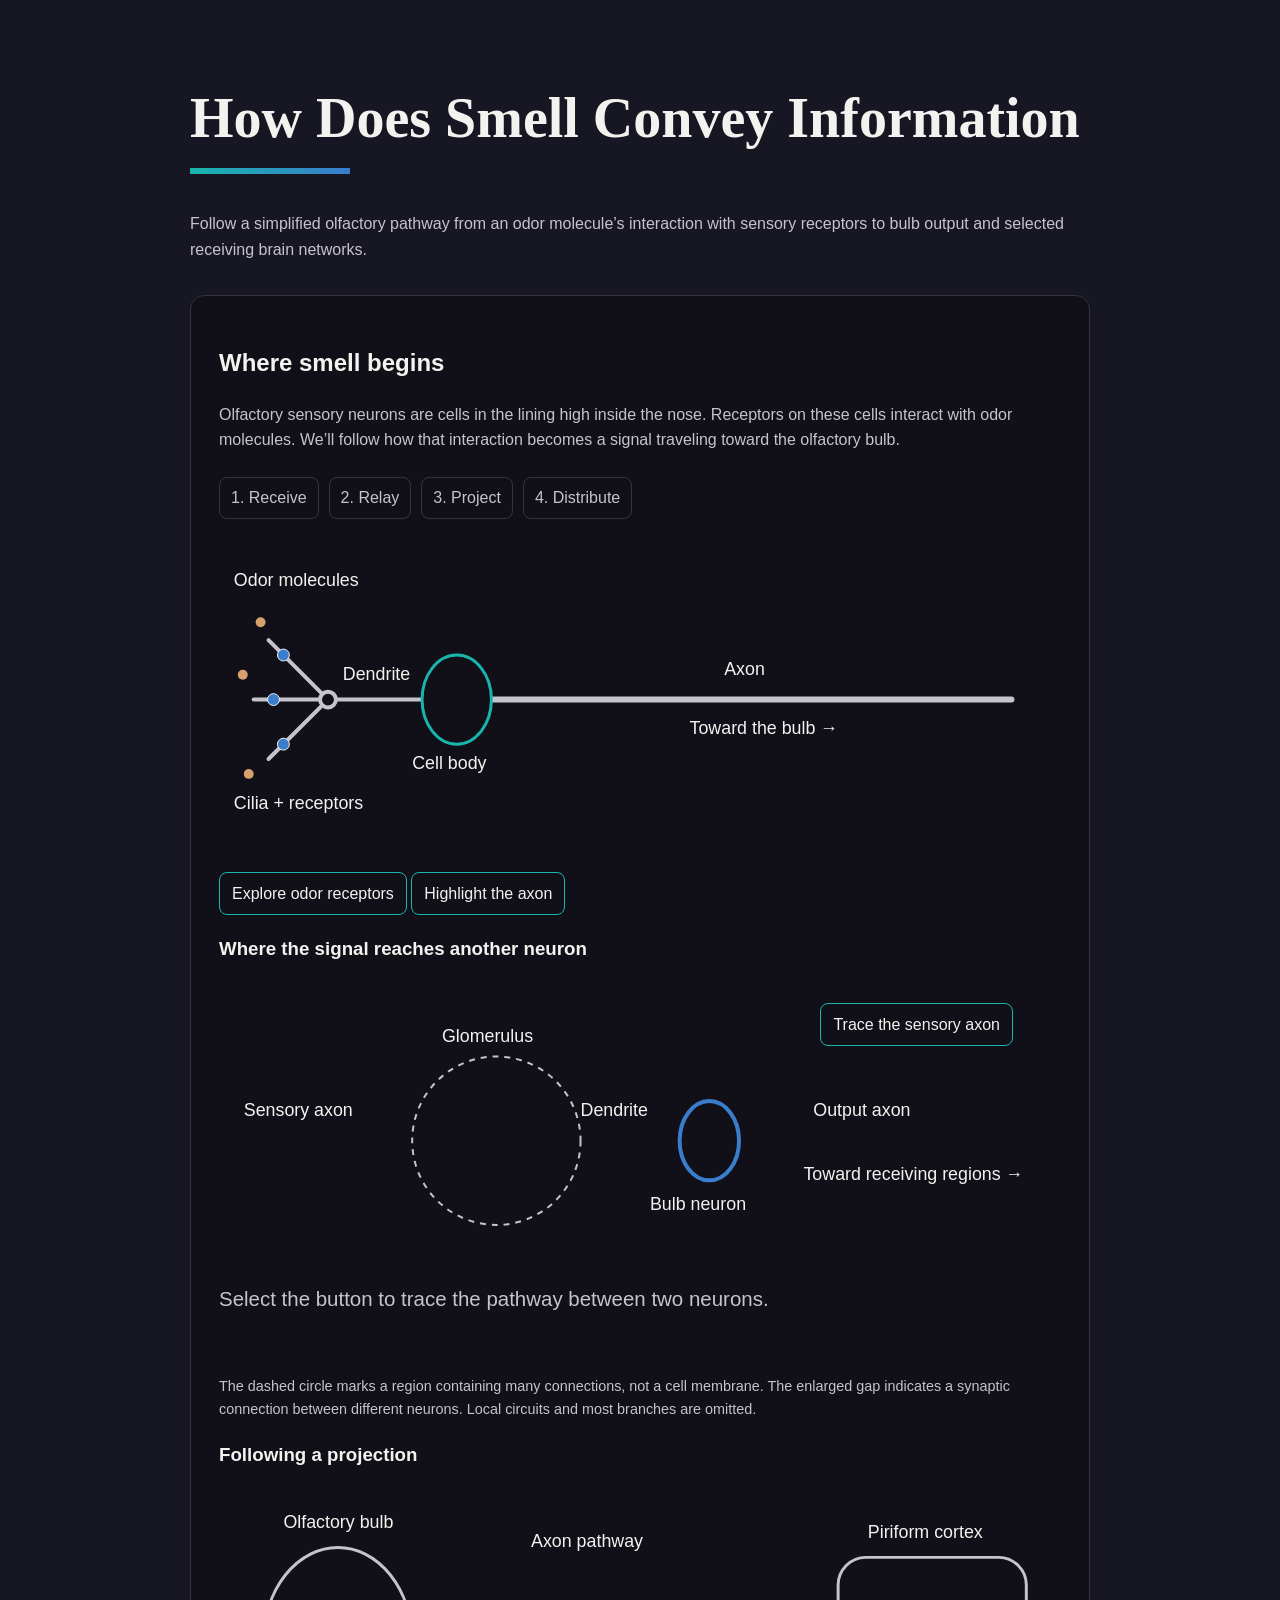
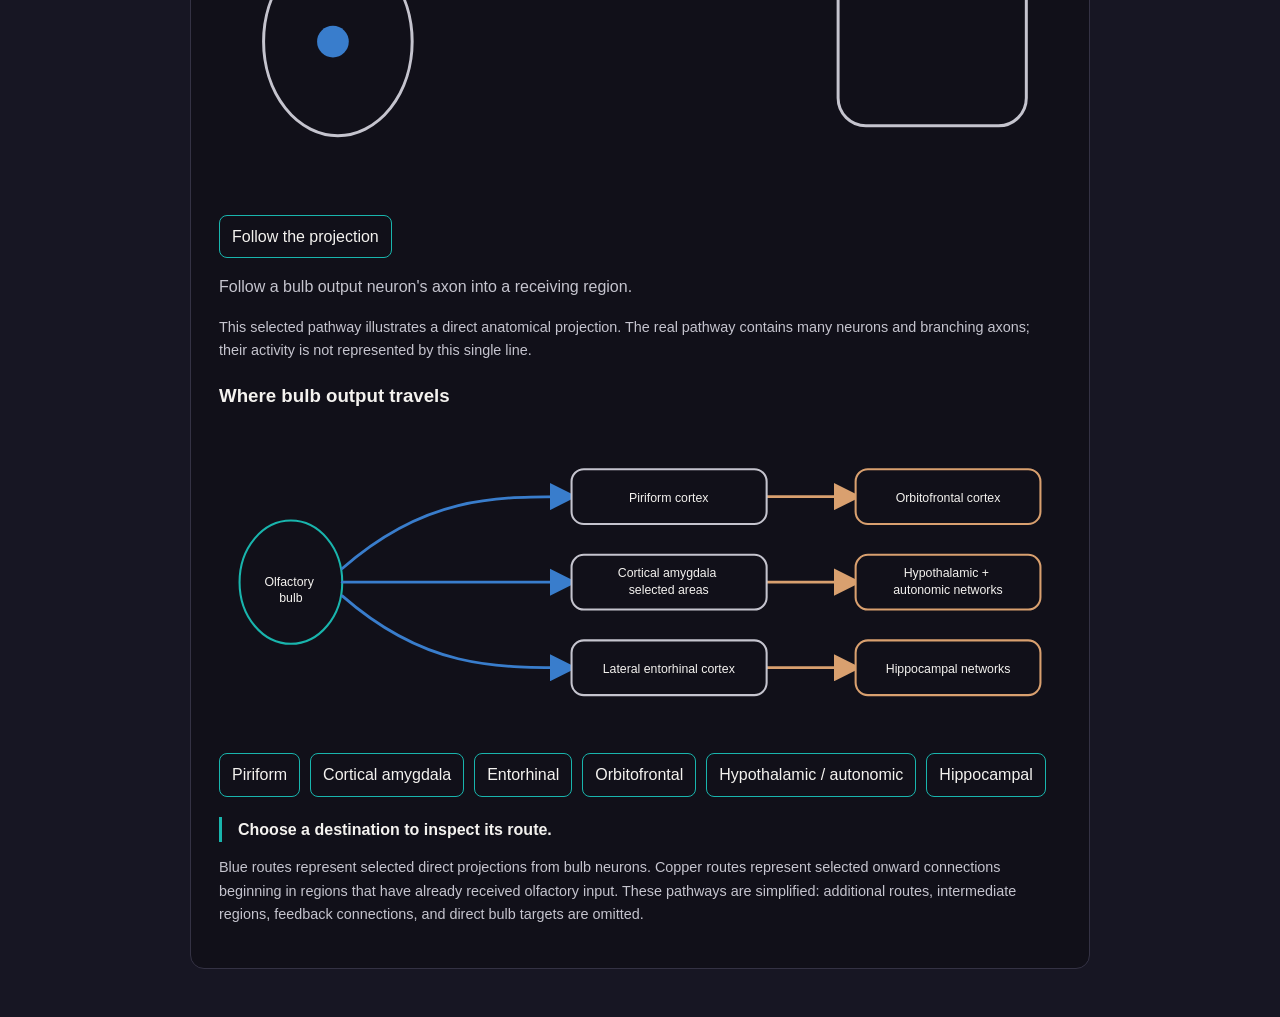
<file: index.html>
<!doctype html>
<html lang="en">

<head>
  <meta charset="utf-8">
  <meta name="viewport" content="width=device-width, initial-scale=1">
  <title>How Does Smell Convey Information?</title>
  <link rel="stylesheet" href="style.css">
  <script src="script.js" defer></script>
</head>

<body>
  <main>
    <h1>How Does Smell Convey Information</h1>
    <p>
      Follow a simplified olfactory pathway from an odor molecule’s
      interaction with sensory receptors to bulb output and selected
      receiving brain networks.
    </p>

    <section id="olfactory-pathway" aria-labelledby="scene-title">
      <h2 id="scene-title">Where smell begins</h2>

      <p id="scene-explanation">
        Olfactory sensory neurons are cells in the lining high inside
        the nose. Receptors on these cells interact with odor molecules.
        We’ll follow how that interaction becomes a signal traveling
        toward the olfactory bulb.
      </p>

      <nav class="pathway-navigation" aria-label="Olfactory pathway steps">
        <a href="#scene-title">1. Receive</a>
        <a href="#bulb-step-title">2. Relay</a>
        <a href="#projection-step-title">3. Project</a>
        <a href="#map-step-title">4. Distribute</a>
        <!-- <a href="#explorer-title">5. Test the pattern</a> -->
      </nav>

      <svg
        id="sensory-diagram"
        viewBox="0 0 850 300"
        role="img"
        aria-labelledby="sensory-title sensory-description">
        <title id="sensory-title">Receiving an odor and carrying a signal</title>

        <desc id="sensory-description">
          A schematic sensory neuron. Odor molecules sit near receptor
          markers on cilia at the left. A dendrite connects this end to
          the cell body. An axon extends right toward the olfactory bulb.
          Structures and molecules are not drawn to scale.
        </desc>

        <g id="sensory-receiving-end">
          <line x1="110" y1="150" x2="210" y2="150" />
          <line x1="110" y1="150" x2="50" y2="90" />
          <line x1="110" y1="150" x2="35" y2="150" />
          <line x1="110" y1="150" x2="50" y2="210" />
          <circle cx="110" cy="150" r="8" />
        </g>

        <g id="receptor-markers">
          <circle cx="65" cy="105" r="6" />
          <circle cx="55" cy="150" r="6" />
          <circle cx="65" cy="195" r="6" />
        </g>

        <g id="odor-molecules">
          <circle cx="42" cy="72" r="5" />
          <circle cx="24" cy="125" r="5" />
          <circle cx="30" cy="225" r="5" />
        </g>

        <line
          id="sensory-axon"
          x1="270"
          y1="150"
          x2="800"
          y2="150" />

        <ellipse
          id="sensory-cell-body"
          cx="240"
          cy="150"
          rx="35"
          ry="45" />

        <text x="15" y="35">Odor molecules</text>
        <text x="15" y="260">Cilia + receptors</text>
        <text x="125" y="130">Dendrite</text>
        <text x="195" y="220">Cell body</text>
        <text x="510" y="125">Axon</text>
        <text x="475" y="185">Toward the bulb →</text>
      </svg>

      <button id="explore-receptors" type="button" aria-pressed="false">
        Explore odor receptors
      </button>

      <button id="highlight-axon" type="button" aria-pressed="false">
        Highlight the axon
      </button>

      <h3 id="bulb-step-title">
        Where the signal reaches another neuron
      </h3>

      <div class="relay-visual">
        <svg
          id="bulb-diagram"
          viewBox="0 0 850 230"
          role="img"
          aria-labelledby="bulb-title bulb-description">
          <title id="bulb-title">
            A connection inside a glomerulus
          </title>

          <desc id="bulb-description">
            A sensory axon ends inside a glomerulus, near the dendritic
            branches of a bulb neuron. The dendrite connects to that
            neuron's cell body outside the glomerulus.
            This schematic shows only selected parts of the circuit.
          </desc>

          <circle
            id="glomerulus-boundary"
            cx="280"
            cy="135"
            r="85" />

          <g id="incoming-sensory-axon">
            <line
              id="sensory-input-line"
              x1="30"
              y1="135"
              x2="265"
              y2="135"
              pathLength="1" />

            <circle
              id="sensory-terminal"
              cx="265"
              cy="135"
              r="6" />
          </g>

          <g id="receiving-bulb-neuron">
            <g id="receiving-branches">
              <line
                x1="285"
                y1="100"
                x2="320"
                y2="135"
                pathLength="1" />

              <line
                x1="285"
                y1="135"
                x2="320"
                y2="135"
                pathLength="1" />

              <line
                x1="285"
                y1="170"
                x2="320"
                y2="135"
                pathLength="1" />
            </g>

            <line
              id="bulb-dendrite"
              x1="320"
              y1="135"
              x2="470"
              y2="135"
              pathLength="1" />

            <ellipse
              cx="495"
              cy="135"
              rx="30"
              ry="40" />

            <line
              id="bulb-output-axon"
              x1="525"
              y1="135"
              x2="760"
              y2="135"
              pathLength="1" />
          </g>

          <text x="225" y="35">Glomerulus</text>
          <text x="25" y="110">Sensory axon</text>
          <text x="365" y="110">Dendrite</text>
          <text x="435" y="205">Bulb neuron</text>
          <text x="600" y="110">Output axon</text>
          <text x="590" y="175">Toward receiving regions →</text>
        </svg>

        <button
          id="trace-sensory-input"
          class="relay-trace-button"
          type="button">
          Trace the sensory axon
        </button>
      </div>

      <p id="trace-status" aria-live="polite">
        Select the button to trace the pathway between two neurons.
      </p>

      <p class="model-note">
        The dashed circle marks a region containing many connections,
        not a cell membrane. The enlarged gap indicates a synaptic
        connection between different neurons. Local circuits and most
        branches are omitted.
      </p>

      <h3 id="projection-step-title">
        Following a projection
      </h3>

      <svg
        id="projection-diagram"
        viewBox="0 0 850 300"
        role="img"
        aria-labelledby="projection-title projection-description">
        <title id="projection-title">
          Direct projection from the olfactory bulb to piriform cortex
        </title>

        <desc id="projection-description">
          A schematic bulb output neuron sends its axon along a curved
          path into piriform cortex, where the axon forms terminal branches.
        </desc>

        <ellipse
          id="projection-bulb"
          cx="120"
          cy="150"
          rx="75"
          ry="95" />

        <circle
          id="projection-cell-body"
          cx="115"
          cy="150"
          r="16" />

        <path
          id="direct-projection"
          d="M 131 150 C 300 65, 455 235, 650 150"
          pathLength="1" />

        <rect
          id="projection-piriform"
          x="625"
          y="65"
          width="190"
          height="170"
          rx="28" />

        <g id="projection-terminals">
          <line x1="650" y1="150" x2="700" y2="110" />
          <line x1="650" y1="150" x2="705" y2="150" />
          <line x1="650" y1="150" x2="700" y2="190" />

          <circle cx="700" cy="110" r="5" />
          <circle cx="705" cy="150" r="5" />
          <circle cx="700" cy="190" r="5" />
        </g>

        <text x="65" y="35">Olfactory bulb</text>
        <text x="315" y="55">Axon pathway</text>
        <text x="655" y="45">Piriform cortex</text>
      </svg>

      <button id="follow-projection" type="button">
        Follow the projection
      </button>

      <p id="projection-status" aria-live="polite">
        Follow a bulb output neuron's axon into a receiving region.
      </p>

      <p class="model-note">
        This selected pathway illustrates a direct anatomical projection.
        The real pathway contains many neurons and branching axons; their
        activity is not represented by this single line.
      </p>

      <h3 id="map-step-title">
        Where bulb output travels
      </h3>

      <svg
        id="brain-projection-map"
        viewBox="0 0 1230 430"
        role="img"
        aria-labelledby="map-title map-description">
        <title id="map-title">
          Selected direct and onward olfactory pathways
        </title>

        <desc id="map-description">
          Blue routes show selected direct projections from the olfactory
          bulb to piriform cortex, cortical amygdala, and lateral entorhinal
          cortex. Copper routes continue from those receiving regions toward
          orbitofrontal, hypothalamic and autonomic, and hippocampal networks.
        </desc>

        <defs>
          <marker
            id="direct-arrow"
            markerWidth="10"
            markerHeight="10"
            refX="8"
            refY="5"
            orient="auto">
            <path d="M 0 0 L 10 5 L 0 10 Z" />
          </marker>

          <marker
            id="onward-arrow"
            markerWidth="10"
            markerHeight="10"
            refX="8"
            refY="5"
            orient="auto">
            <path d="M 0 0 L 10 5 L 0 10 Z" />
          </marker>

        </defs>

        <ellipse
          id="map-bulb"
          cx="105"
          cy="215"
          rx="75"
          ry="90" />

        <g id="direct-routes">
          <path
            id="route-piriform"
            class="direct-route"
            d="M 180 195 C 300 90, 400 90, 515 90" />

          <path
            id="route-amygdala"
            class="direct-route"
            d="M 180 215 C 310 215, 400 215, 515 215" />

          <path
            id="route-entorhinal"
            class="direct-route"
            d="M 180 235 C 300 340, 400 340, 515 340" />
        </g>

        <g id="onward-routes">
          <path
            id="route-orbitofrontal"
            class="onward-route"
            d="M 800 90 C 850 90, 880 90, 930 90" />

          <path
            id="route-hypothalamic"
            class="onward-route"
            d="M 800 215 C 850 215, 880 215, 930 215" />

          <path
            id="route-hippocampal"
            class="onward-route"
            d="M 800 340 C 850 340, 880 340, 930 340" />
        </g>

        <g id="piriform-node" class="map-node">
          <rect x="515" y="50" width="285" height="80" rx="18" />
          <text x="657" y="98" text-anchor="middle">
            Piriform cortex
          </text>
        </g>

        <g id="amygdala-node" class="map-node">
          <rect x="515" y="175" width="285" height="80" rx="18" />
          <text x="657" y="208" text-anchor="middle">
            <tspan x="657">Cortical amygdala</tspan>
            <tspan x="657" dy="24">selected areas</tspan>
          </text>
        </g>

        <g id="entorhinal-node" class="map-node">
          <rect x="515" y="300" width="285" height="80" rx="18" />
          <text x="657" y="348" text-anchor="middle">
            Lateral entorhinal cortex
          </text>
        </g>

        <g id="orbitofrontal-node" class="map-node onward-node">
          <rect x="930" y="50" width="270" height="80" rx="18" />
          <text x="1065" y="98" text-anchor="middle">
            Orbitofrontal cortex
          </text>
        </g>

        <g id="hypothalamic-node" class="map-node onward-node">
          <rect x="930" y="175" width="270" height="80" rx="18" />
          <text x="1065" y="208" text-anchor="middle">
            <tspan x="1065">Hypothalamic +</tspan>
            <tspan x="1065" dy="24">autonomic networks</tspan>
          </text>
        </g>

        <g id="hippocampal-node" class="map-node onward-node">
          <rect x="930" y="300" width="270" height="80" rx="18" />
          <text x="1065" y="348" text-anchor="middle">
            Hippocampal networks
          </text>
        </g>

        <text
          id="map-bulb-label"
          x="105"
          y="220"
          text-anchor="middle">
          <tspan x="105">Olfactory</tspan>
          <tspan x="105" dy="24">bulb</tspan>
        </text>
      </svg>

      <div id="region-controls" aria-label="Explore mapped brain regions">
        <button
          class="region-button"
          type="button"
          data-region="piriform"
          aria-pressed="false">
          Piriform
        </button>

        <button
          class="region-button"
          type="button"
          data-region="amygdala"
          aria-pressed="false">
          Cortical amygdala
        </button>

        <button
          class="region-button"
          type="button"
          data-region="entorhinal"
          aria-pressed="false">
          Entorhinal
        </button>

        <button
          class="region-button"
          type="button"
          data-region="orbitofrontal"
          aria-pressed="false">
          Orbitofrontal
        </button>

        <button
          class="region-button"
          type="button"
          data-region="hypothalamic"
          aria-pressed="false">
          Hypothalamic / autonomic
        </button>

        <button
          class="region-button"
          type="button"
          data-region="hippocampal"
          aria-pressed="false">
          Hippocampal
        </button>
      </div>

      <div id="region-detail" aria-live="polite">
        <p id="region-detail-title">
          Choose a destination to inspect its route.
        </p>
        <p id="region-detail-connection"></p>
        <p id="region-detail-description"></p>
      </div>

      <p class="model-note">
        Blue routes represent selected direct projections from bulb neurons.
        Copper routes represent selected onward connections beginning in
        regions that have already received olfactory input. These pathways
        are simplified: additional routes, intermediate regions, feedback
        connections, and direct bulb targets are omitted.
      </p>

    </section>

    <section id="explorer" aria-labelledby="explorer-title" hidden>
      <h2 id="explorer-title">
        Zoom in: What information reaches piriform cortex?
      </h2>

      <p>
        Bulb output reaching piriform cortex is distributed across many
        neurons and changes over time. This teaching model compresses that
        activity into eight simplified output groups so we can ask what
        happens when part of a pattern becomes unavailable.
      </p>

      <p class="model-note">
        Each value summarizes whether one modeled bulb-output group crosses
        an activity threshold during an observation window. A 1 means above
        threshold, a 0 means below threshold, and a ? means the model cannot
        observe that group. These are invented patterns, not measurements
        of real odors or individual neurons.
      </p>
      <label for="pattern-select">
        Choose a bulb-output pattern:
      </label>
      <select id="pattern-select">
        <option value="A">Pattern A</option>
        <option value="B">Pattern B</option>
        <option value="C">Pattern C</option>
      </select>

      <p id="pattern-status">Selected input: Pattern A</p>
      <div id="channels" aria-label="Input channels"></div>
      </p>

      <p id="match-status" aria-live="polite"></p>
      <button id="restore-channels" type="button">Restore all channels</button>

      <p class="model-note">
        These are three invented patterns across eight simplified signal channels,
        not measurements of real odors. A 1 means activity meets our model’s
        threshold; a 0 means it does not. A ? means that channel’s information
        is unavailable—not that it is inactive.
      </p>

      <p class="model-note">
        The model compares visible values with stored patterns. It does not
        simulate individual action potentials, map patterns to particular brain
        regions, or learn like a neural network.
      </p>

    </section>
  </main>

  <script>
    (() => {
      const parentOrigin = "https://aliceisin.com";
      let lastHeight = 0;

      function reportHeight(force = false) {
        const body = document.body;

        const height = Math.ceil(Math.max(
          body.scrollHeight,
          body.getBoundingClientRect().height
        )) + 12;

        if (!force && Math.abs(height - lastHeight) < 2) {
          return;
        }

        lastHeight = height;

        window.parent.postMessage({
          type: "alice-embed-height",
          height: height
        }, parentOrigin);
      }

      // WordPress can request the height again.
      window.addEventListener("message", (event) => {
        if (
          event.origin !== parentOrigin ||
          event.source !== window.parent ||
          event.data?.type !== "alice-request-height"
        ) {
          return;
        }

        reportHeight(true);
      });

      const observer = new ResizeObserver(() => {
        reportHeight();
      });

      observer.observe(document.body);

      window.addEventListener("load", () => {
        reportHeight(true);
      });

      window.addEventListener("resize", () => {
        reportHeight(true);
      });

      if (document.fonts) {
        document.fonts.ready.then(() => reportHeight(true));
      }

      reportHeight(true);
    })();
  </script>

</body>


</html>
</file>
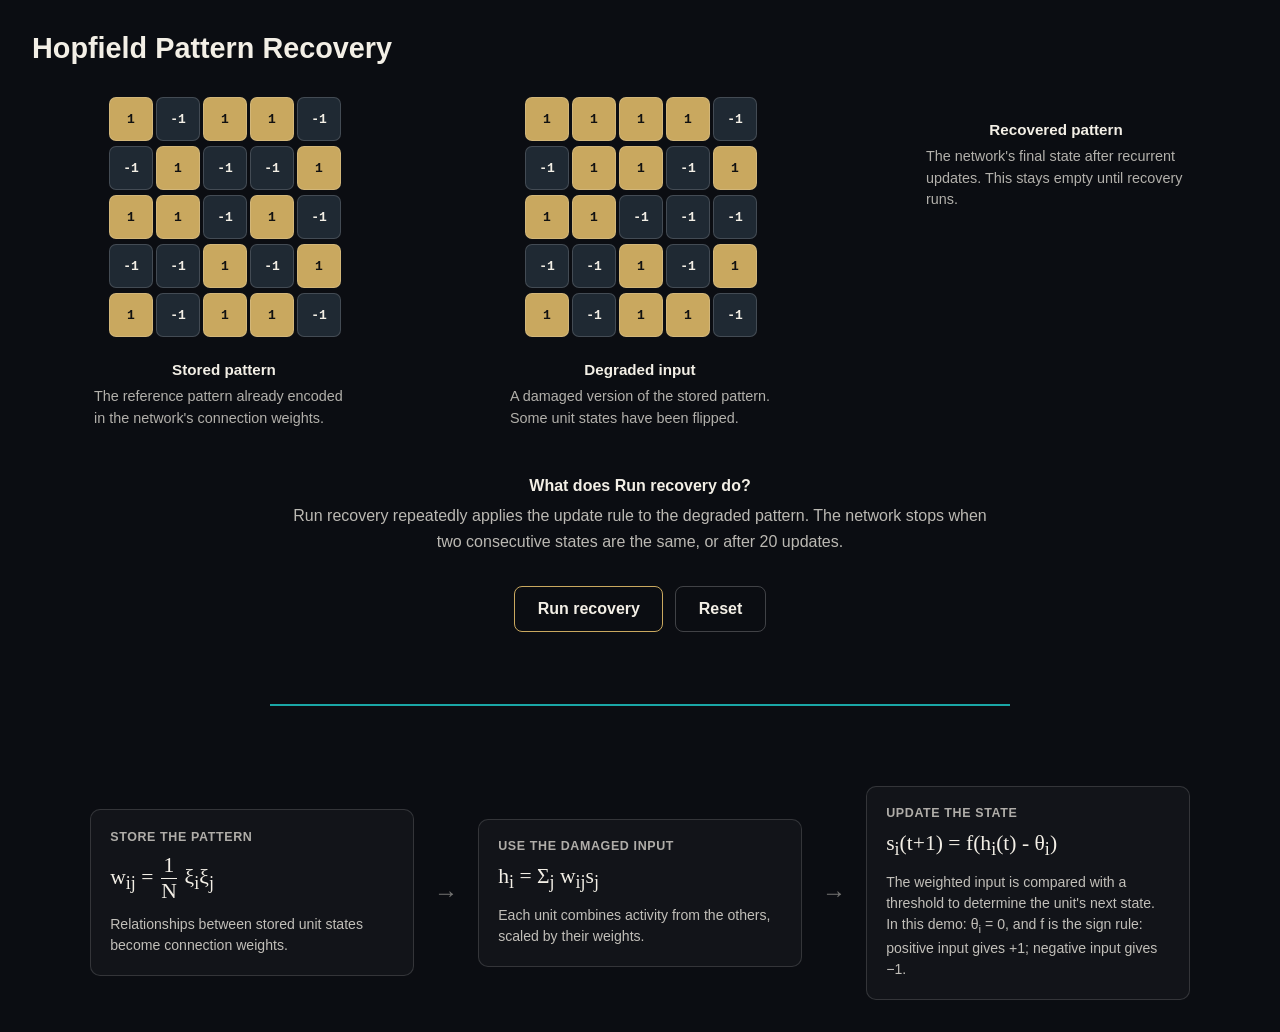
<file: math/index.html>
<!DOCTYPE html>
<html lang="en">

<head>
  <meta charset="UTF-8">
  <meta name="viewport" content="width=device-width , initial-scale=1.0">
  <title>Hopfield Pattern Recovery</title>

  <link rel="stylesheet" href="style.css">

</head>

<body>

  <h1>Hopfield Pattern Recovery</h1>

  <div class="pattern-section">

    <div class="pattern-block">

      <div id="stored-pattern"></div>

      <div class="pattern-description">
        <h3>Stored pattern</h3>
        <p>
          The reference pattern already encoded in the network's
          connection weights.
        </p>
      </div>
    </div>


    <div class="pattern-block">

      <div id="degraded-pattern"></div>

      <div class="pattern-description">
        <h3>Degraded input</h3>
        <p>
          A damaged version of the stored pattern. Some unit states
          have been flipped.
        </p>
      </div>
    </div>


    <div class="pattern-block">

      <div id="updated-pattern"></div>

      <div class="pattern-description">
        <h3>Recovered pattern</h3>
        <p>
          The network's final state after recurrent updates.
          This stays empty until recovery runs.
        </p>
      </div>
    </div>

  </div>


  <div class="recovery-explainer">
    <h3>What does Run recovery do?</h3>
    <p>
      Run recovery repeatedly applies the update rule to the degraded pattern. The network stops when two consecutive
      states
      are the same, or after 20 updates.
    </p>
  </div>

  <div class="recovery-controls">
    <button id="run-recovery" type="button">
      Run recovery
    </button>

    <button id="reset-recovery" type="button">
      Reset
    </button>

    <p id="recovery-result"></p>
  </div>

  <div id="run-math" class="run-math"></div>

  <div class="math-pathway">

    <div class="math-step">
      <span class="math-label">Store the pattern</span>
      <div class="equation">
        w<sub>ij</sub> =
        <span class="fraction">
          <span>1</span>
          <span>N</span>
        </span>
        ξ<sub>i</sub>ξ<sub>j</sub>
      </div>
      <p>Relationships between stored unit states become connection weights.</p>
    </div>

    <div class="math-arrow">→</div>

    <div class="math-step">
      <span class="math-label">Use the damaged input</span>
      <div class="equation">
        h<sub>i</sub> =
        Σ<sub>j</sub>
        w<sub>ij</sub>s<sub>j</sub>
      </div>
      <p>Each unit combines activity from the others, scaled by their weights.</p>
    </div>

    <div class="math-arrow">→</div>

    <div class="math-step">
      <span class="math-label">Update the state</span>

      <div class="equation">
        s<sub>i</sub>(t+1) =
        f(h<sub>i</sub>(t) - θ<sub>i</sub>)
      </div>

      <p>
        The weighted input is compared with a threshold to determine the unit's next state.
      </p>

      <p class="math-note">
        In this demo: θ<sub>i</sub> = 0, and f is the sign rule:
        positive input gives +1; negative input gives −1.
      </p>
    </div>

  </div>

  <script src="script.js"></script>

  <script>
    (() => {
      const parentOrigin = "https://aliceisin.com";
      let lastHeight = 0;

      function reportHeight(force = false) {
        const body = document.body;

        const height = Math.ceil(Math.max(
          body.scrollHeight,
          body.getBoundingClientRect().height
        )) + 12;

        if (!force && Math.abs(height - lastHeight) < 2) {
          return;
        }

        lastHeight = height;

        window.parent.postMessage({
          type: "alice-embed-height",
          height: height
        }, parentOrigin);
      }

      // WordPress can request the height again.
      window.addEventListener("message", (event) => {
        if (
          event.origin !== parentOrigin ||
          event.source !== window.parent ||
          event.data?.type !== "alice-request-height"
        ) {
          return;
        }

        reportHeight(true);
      });

      const observer = new ResizeObserver(() => {
        reportHeight();
      });

      observer.observe(document.body);

      window.addEventListener("load", () => {
        reportHeight(true);
      });

      window.addEventListener("resize", () => {
        reportHeight(true);
      });

      if (document.fonts) {
        document.fonts.ready.then(() => reportHeight(true));
      }

      reportHeight(true);
    })();
  </script>


</body>


</html>
</file>
<file: style.css>
:root {
  --page-background: #171623;
  --panel-background: #111019;
  --text: #f4f2ef;
  --secondary-text: #c5c4ce;
  --teal: #19b5ad;
  --blue: #397dcc;
  --copper: #d9a06f;
}

body {
  margin: 0;
  padding: 48px 20px;
  background: var(--page-background);
  color: var(--text);
  font-family: Arial, sans-serif;
  line-height: 1.6;
}

main {
  max-width: 900px;
  margin: 0 auto;
}

h1 {
  font-family: Georgia, serif;
  font-size: clamp(2rem, 5vw, 3.5rem);
  line-height: 1.15;
}

h1::after {
  content: "";
  display: block;
  width: 160px;
  height: 6px;
  margin-top: 18px;
  background: linear-gradient(to right,
      var(--teal),
      var(--blue));
}

p {
  color: var(--secondary-text);
}

#explorer {
  margin-top: 32px;
  padding: 28px;
  background: var(--panel-background);
  border: 1px solid #343244;
  border-radius: 14px;
}

#channels {
  display: grid;
  grid-template-columns: repeat(auto-fit, minmax(155px, 1fr));
  gap: 12px;
  margin-top: 24px;
}

.channel {
  padding: 18px 12px;
  border: 1px solid var(--secondary-text);
  border-radius: 8px;
  text-align: center;
}

.channel[data-value="1"] {
  background: var(--teal);
  color: #111019;
  border-color: var(--teal);
}

.channel {
  background: transparent;
  color: var(--text);
  font: inherit;
  cursor: pointer;
}

.channel[data-value="hidden"] {
  border-style: dashed;
  color: var(--secondary-text);
}

.channel:focus-visible {
  outline: 3px solid var(--blue);
  outline-offset: 4px;
}

.model-note {
  font-size: 0.9rem;
  color: var(--secondary-text);
}

#pattern-select,
#restore-channels,
#highlight-axon {
  font: inherit;
  color: var(--text);
  background: var(--panel-background);
  border: 1px solid var(--teal);
  border-radius: 8px;
  padding: 8px 12px;
}

#pattern-select {
  margin-left: 8px;
}

#restore-channels,
#highlight-axon {
  cursor: pointer;
}

#restore-channels:hover,
#highlight-axon:hover {
  background: var(--teal);
  color: var(--page-background);
}

#pattern-select:focus-visible,
#restore-channels:focus-visible,
#highlight-axon:focus-visible {
  outline: 3px solid var(--blue);
  outline-offset: 4px;
}

#match-status {
  font-weight: bold;
}

#olfactory-pathway {
  margin-top: 32px;
  padding: 28px;
  background: var(--panel-background);
  border: 1px solid #343244;
  border-radius: 14px;
}

#sensory-diagram {
  display: block;
  width: 100%;
  max-width: 850px;
  margin: 24px auto;
}

#sensory-axon {
  stroke: var(--secondary-text);
  stroke-width: 6;
  stroke-linecap: round;
  transform: stroke 1200ms linear;
}

#sensory-cell-body {
  fill: var(--panel-background);
  stroke: var(--teal);
  stroke-width: 3;
}

#sensory-diagram text {
  fill: var(--text);
  font-family: Arial, sans-serif;
  font-size: 18px;
}

#sensory-axon.is-highlighted {
  stroke: var(--teal);
}

#sensory-receiving-end {
  stroke: var(--secondary-text);
  stroke-width: 4;
  stroke-linecap: round;
  fill: var(--panel-background);
}

#receptor-markers {
  fill: var(--blue);
  stroke: var(--text);
  stroke-width: 1;
}

#odor-molecules {
  fill: var(--copper);
}

#explore-receptors {
  font: inherit;
  color: var(--text);
  background: var(--panel-background);
  border: 1px solid var(--teal);
  border-radius: 8px;
  padding: 8px 12px;
  cursor: pointer;
}

#explore-receptors:hover {
  background: var(--teal);
  color: var(--page-background);
}

#explore-receptors:focus-visible {
  outline: 3px solid var(--blue);
  outline-offset: 4px;
}

#receptor-markers.is-highlighted {
  fill: var(--teal);
  stroke-width: 3;
}

#explore-receptors[aria-pressed="true"],
#highlight-axon[aria-pressed="true"] {
  background: var(--teal);
  color: var(--page-background);
}

#bulb-diagram {
  display: block;
  width: 100%;
  max-width: 850px;
  margin: 24px auto;
}

#glomerulus-boundary {
  fill: none;
  stroke: var(--secondary-text);
  stroke-width: 2;
  stroke-dasharray: 6 6;
}

#incoming-sensory-axon {
  stroke: var(--teal);
  fill: var(--teal);
  stroke-width: 4;
  stroke-linecap: round;
}

#receiving-bulb-neuron {
  stroke: var(--blue);
  fill: var(--panel-background);
  stroke-width: 4;
  stroke-linecap: round;
}

#bulb-diagram text {
  fill: var(--text);
  font-family: Arial, sans-serif;
  font-size: 18px;
}

#sensory-input-line {
  stroke-dasharray: 1;
  stroke-dashoffset: 1;
}

#sensory-terminal {
  opacity: 0;
}

#trace-sensory-input {
  font: inherit;
  color: var(--text);
  background: var(--panel-background);
  border: 1px solid var(--teal);
  border-radius: 8px;
  padding: 8px 12px;
  cursor: pointer;
}

#trace-sensory-input:focus-visible {
  outline: 3px solid var(--blue);
  outline-offset: 4px;
}

#receiving-branches line,
#bulb-dendrite,
#bulb-output-axon {
  stroke-dasharray: 1;
  stroke-dashoffset: 1;
}

#projection-diagram {
  display: block;
  width: 100%;
  max-width: 850px;
  margin: 24px auto;
}

#projection-bulb,
#projection-piriform {
  fill: var(--panel-background);
  stroke: var(--secondary-text);
  stroke-width: 3;
}

#projection-cell-body {
  fill: var(--blue);
}

#direct-projection {
  fill: none;
  stroke: var(--blue);
  stroke-width: 5;
  stroke-linecap: round;
  stroke-dasharray: 1;
  stroke-dashoffset: 1;
}

#projection-terminals {
  fill: var(--blue);
  stroke: var(--blue);
  stroke-width: 4;
  stroke-linecap: round;
  opacity: 0;
}

#projection-diagram text {
  fill: var(--text);
  font-family: Arial, sans-serif;
  font-size: 18px;
}

#follow-projection {
  font: inherit;
  color: var(--text);
  background: var(--panel-background);
  border: 1px solid var(--teal);
  border-radius: 8px;
  padding: 8px 12px;
  cursor: pointer;
}

#follow-projection:focus-visible {
  outline: 3px solid var(--blue);
  outline-offset: 4px;
}

#brain-projection-map {
  display: block;
  width: 100%;
  max-width: 1230px;
  margin: 24px auto;
}

#map-bulb,
.map-node rect {
  fill: var(--panel-background);
  stroke: var(--secondary-text);
  stroke-width: 3;
}

#map-bulb {
  stroke: var(--teal);
}

.direct-route {
  fill: none;
  stroke: var(--blue);
  stroke-width: 4;
  stroke-linecap: round;
  marker-end: url("#direct-arrow");
}

#direct-arrow path {
  fill: var(--blue);
}

#brain-projection-map text {
  fill: var(--text);
  font-family: Arial, sans-serif;
  font-size: 18px;
}

.onward-route {
  fill: none;
  stroke: var(--copper);
  stroke-width: 4;
  stroke-linecap: round;
  marker-end: url("#onward-arrow");
}

#onward-arrow path {
  fill: var(--copper);
}

.onward-node rect {
  stroke: var(--copper);
}

#region-controls {
  display: flex;
  flex-wrap: wrap;
  gap: 10px;
  margin-top: 20px;
}

.region-button {
  font: inherit;
  color: var(--text);
  background: var(--panel-background);
  border: 1px solid var(--teal);
  border-radius: 8px;
  padding: 8px 12px;
  cursor: pointer;
}

.region-button:hover,
.region-button[aria-pressed="true"] {
  background: var(--teal);
  color: var(--page-background);
}

.region-button:focus-visible {
  outline: 3px solid var(--blue);
  outline-offset: 4px;
}

#region-detail {
  margin-top: 20px;
  padding-left: 16px;
  border-left: 3px solid var(--teal);
}

#region-detail p {
  margin: 6px 0;
}

#region-detail-title {
  color: var(--text);
  font-weight: bold;
}

.map-node rect,
.direct-route,
.onward-route {
  transition: stroke-width 200ms ease;
}

.map-node.is-selected rect {
  stroke-width: 7;
}

.direct-route.is-selected,
.onward-route.is-selected {
  stroke-width: 8;
}

.pathway-navigation {
  display: flex;
  flex-wrap: wrap;
  gap: 10px;
  margin: 24px 0 32px;
}

.pathway-navigation a {
  padding: 7px 11px;
  color: var(--secondary-text);
  text-decoration: none;
  border: 1px solid #343244;
  border-radius: 8px;
}

.pathway-navigation a:hover {
  color: var(--teal);
  border-color: var(--teal);
}

.pathway-navigation a:focus-visible {
  outline: 3px solid var(--blue);
  outline-offset: 4px;
}

.relay-visual {
  display: grid;
}

.relay-visual>svg,
.relay-trace-button {
  grid-area: 1 / 1;
}

.relay-visual>svg {
  width: 100%;
  height: auto;
}

.relay-trace-button {
  align-self: start;
  justify-self: end;
  z-index: 1;
  margin: 1.25rem 3rem 0 0;
}

#trace-status {
  margin-top: 1.5rem;
  max-width: none;
  min-height: 3.5em;
  font-size: clamp(1.15rem, 1.6vw, 1.45rem);
  line-height: 1.6;
}

@media (max-width: 700px) {
  .relay-visual {
    display: flex;
    flex-direction: column;
  }

  .relay-trace-button {
    align-self: flex-start;
    margin: 1rem 0 0;
  }
}

#follow-projection.is-animating {
  background-color: #20b8b3;
  border-color: #20b8b3;
  color: #111019;
  opacity: 1;
  cursor: wait;
}
</file>
<file: math/style.css>
body {
  margin: 0;
  padding: 2rem;
  background: #0b0d12;
  color: #f3efe6;
  font-family: Arial, sans-serif;
}

h1 {
  margin: 0 0 2rem;
  font-size: 1.8rem;
}

.pattern-section {
  display: grid;
  grid-template-columns: repeat(3, max-content);
  gap: 9rem;
  justify-content: center;
  align-items: start;
  margin-bottom: 3rem;
}

.pattern-section h2 {
  margin: 0 0 0.8rem;
  font-size: 1rem;
  font-weight: 600;
  text-align: center;
}

#stored-pattern,
#degraded-pattern,
#updated-pattern {
  display: grid;
  grid-template-columns: repeat(5, 42px);
  gap: 5px;
  justify-content: center;
  margin-left: auto;
  margin-right: auto;
}

#stored-pattern div,
#degraded-pattern div,
#updated-pattern div {
  width: 42px;
  height: 42px;
  display: flex;
  align-items: center;
  justify-content: center;
  border: 1px solid rgba(255, 255, 255, 0.16);
  border-radius: 7px;
  font-family: monospace;
  font-weight: 700;
}

.state-positive {
  background: #c9a85f;
  color: #111;
}

.state-negative {
  background: #1f2933;
  color: #f3efe6;
}

@media (max-width: 760px) {
  body {
    padding: 1.25rem;
  }

  .pattern-section {
    grid-template-columns: 1fr;
    justify-items: center;
    gap: 2rem;
  }
}

.math-pathway {
  margin: 3rem auto 0;
  display: grid;
  grid-template-columns: 1fr auto 1fr auto 1fr;
  gap: 1.25rem;
  align-items: center;
  max-width: 1100px;
}

.math-step {
  padding: 1.2rem;
  border: 1px solid rgba(255, 255, 255, 0.14);
  border-radius: 10px;
  background: rgba(255, 255, 255, 0.03);
}

.math-label {
  display: block;
  margin-bottom: 0.7rem;
  font-size: 0.78rem;
  font-weight: 700;
  letter-spacing: 0.05em;
  text-transform: uppercase;
  opacity: 0.7;
}

.equation {
  margin-bottom: 0.7rem;
  font-family: Georgia, serif;
  font-size: 1.35rem;
}

.math-step p {
  margin: 0;
  font-size: 0.88rem;
  line-height: 1.5;
  opacity: 0.78;
}

.math-arrow {
  font-size: 1.5rem;
  opacity: 0.45;
}

.fraction {
  display: inline-flex;
  flex-direction: column;
  vertical-align: middle;
  text-align: center;
  line-height: 1;
  margin: 0 0.15rem;
}

.fraction span:first-child {
  padding: 0 0.15rem 0.12rem;
  border-bottom: 1px solid currentColor;
}

.fraction span:last-child {
  padding-top: 0.12rem;
}

@media (max-width: 760px) {
  body {
    padding: 1rem;
  }

  h1 {
    font-size: 1.5rem;
    text-align: center;
  }

  .pattern-section {
    grid-template-columns: 1fr;
    justify-items: center;
    gap: 2.5rem;
  }

  .pattern-block {
    width: 100%;
    max-width: 260px;
  }

  .math-pathway {
    grid-template-columns: 1fr;
  }

  .math-arrow {
    text-align: center;
    transform: rotate(90deg);
  }
}

.math-note {
  margin-top: 0.7rem;
  font-size: 0.8rem;
  line-height: 1.45;
  opacity: 0.62;
}

.recovery-controls {
  display: flex;
  justify-content: center;
  align-items: center;
  gap: 0.75rem;
  flex-wrap: wrap;
  margin: 2rem 0 3rem;
}

#recovery-result {
  flex-basis: 100%;
  width: 100%;
  margin: 0.75rem 0 0;
  text-align: center;
  font-size: 0.9rem;
  line-height: 1.5;
  opacity: 0.8;
}

#run-recovery {
  padding: 0.8rem 1.4rem;
  border: 1px solid #c9a85f;
  border-radius: 8px;
  background: transparent;
  color: #f3efe6;
  font: inherit;
  font-weight: 700;
  cursor: pointer;
}

#run-recovery:hover {
  background: rgba(201, 168, 95, 0.12);
}

#run-recovery.is-active {
  background: #1aa6a6;
  color: #081012;
  border-color: #1aa6a6;
}

.pattern-block {
  max-width: 220px;
}

.pattern-block p {
  margin: 0 0 1rem;
  font-size: 0.9rem;
  line-height: 1.5;
  opacity: 0.72;
}

.recovery-explainer {
  max-width: 700px;
  margin: 0 auto 1.5rem;
  text-align: center;
}

.recovery-explainer h3 {
  margin-bottom: 0.5rem;
  font-size: 1rem;
}

.recovery-explainer p {
  margin: 0;
  line-height: 1.6;
  opacity: 0.76;
}

#reset-recovery {
  padding: 0.8rem 1.4rem;
  border: 1px solid rgba(255, 255, 255, 0.22);
  border-radius: 8px;
  background: transparent;
  color: #f3efe6;
  font: inherit;
  font-weight: 700;
  cursor: pointer;
}

#reset-recovery:hover {
  background: rgba(201, 168, 95, 0.12);
}

.run-math {
  max-width: 700px;
  margin: 1.5rem auto 0;
  padding: 1rem 1.25rem;
  border-top: 2px solid #1aa6a6;
  line-height: 1.55;
  text-align: center;
}

.run-math p {
  margin: 0.45rem 0 0;
  opacity: 0.82;
}

.pattern-block {
  max-width: 230px;
}

.pattern-description {
  margin-top: 1.5rem;
}

.pattern-description h3 {
  margin: 0 0 0.5rem;
  font-size: 0.95rem;
  text-align: center;
}

.pattern-description p {
  margin: 0;
  font-size: 0.9rem;
  line-height: 1.5;
  opacity: 0.72;
}

.pattern-block .pattern-description h3 {
  text-align: center;
}

/* Responsive Hopfield pattern override, stacks patterns when necessary */
.pattern-section {
  grid-template-columns: repeat(3, minmax(0, 1fr));
  gap: clamp(1rem, 2.5vw, 2rem);
  width: 100%;
  justify-items: center;
}

.pattern-block {
  width: 100%;
  max-width: 260px;
  min-width: 0;
}

@media (max-width: 840px) {
  .pattern-section {
    grid-template-columns: 1fr;
    gap: 2.5rem;
  }

  .math-pathway {
    grid-template-columns: 1fr;
  }

  .math-arrow {
    text-align: center;
    transform: rotate(90deg);
  }
}

/* Center equations within mobile math cards */
@media (max-width: 840px) {
  .math-step .equation {
    width: 100%;
    text-align: center;
    margin: 0 auto 1rem;
  }
}
</file>
